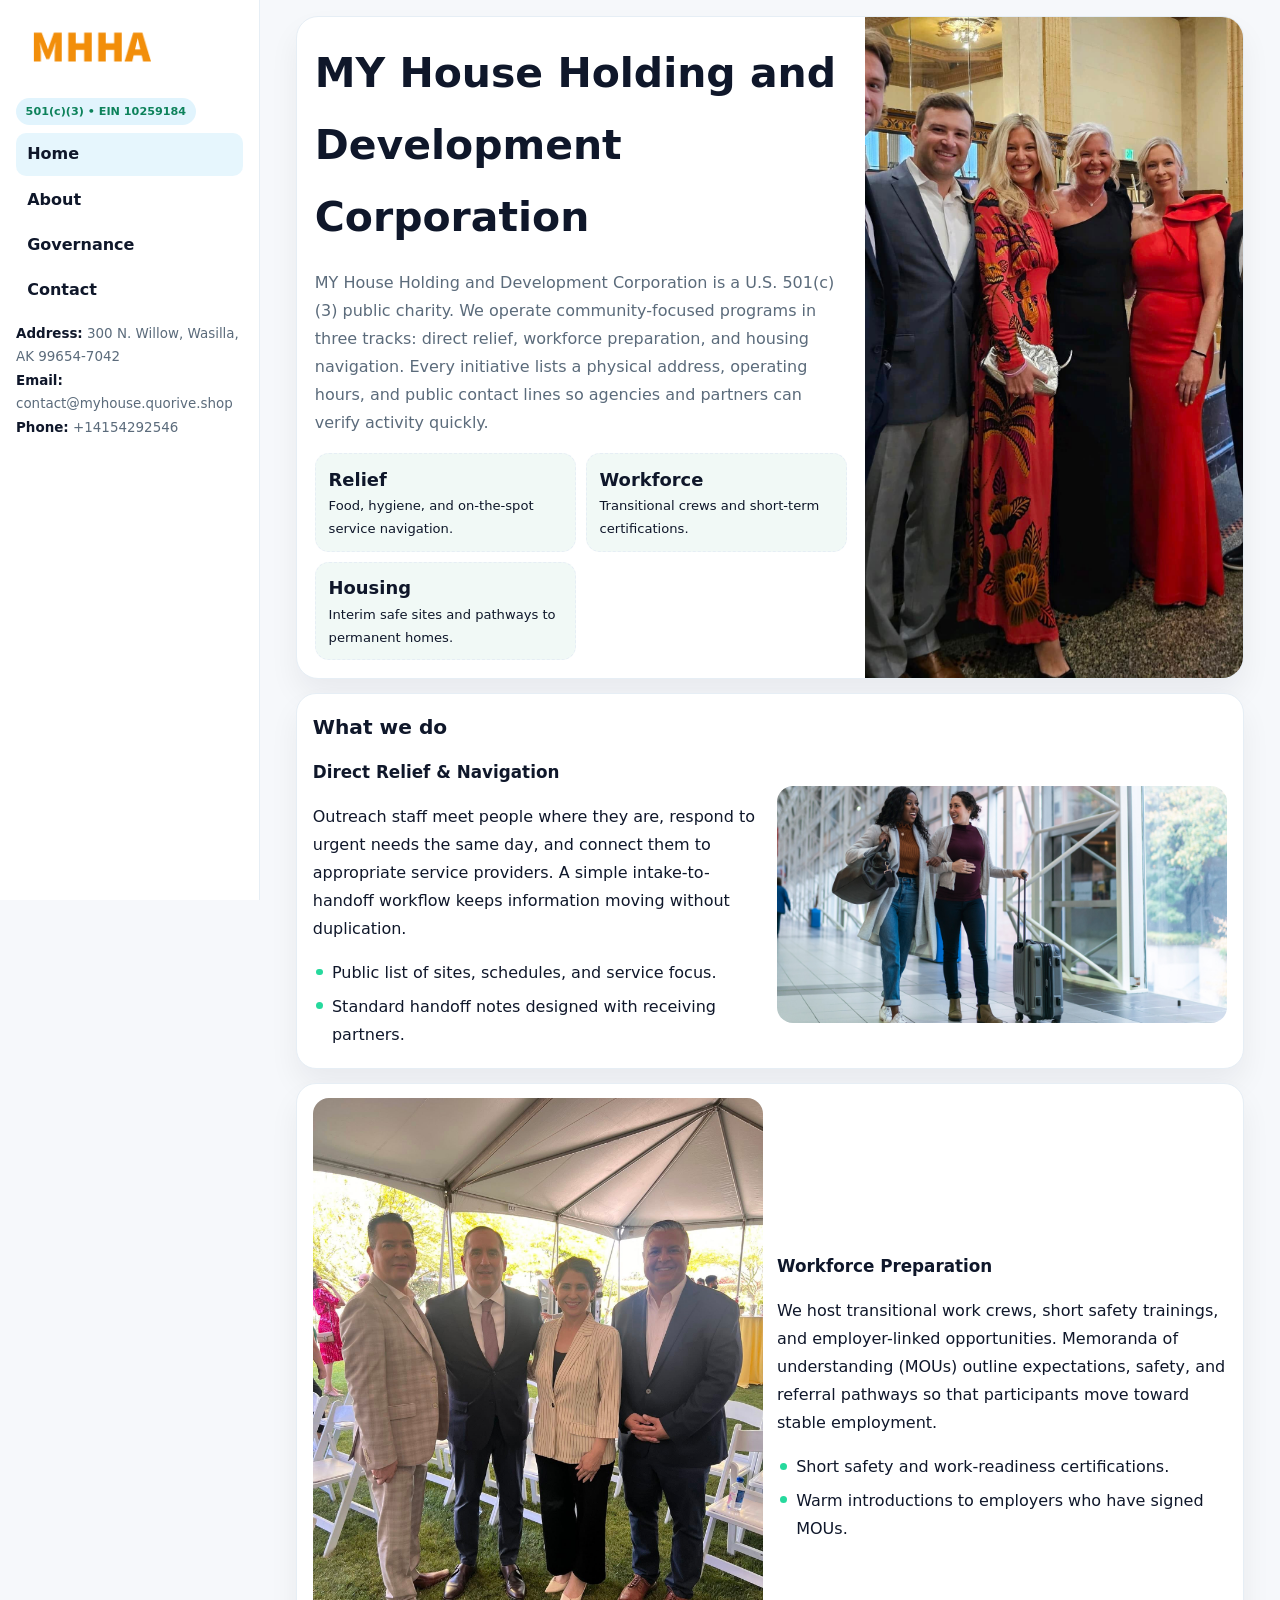
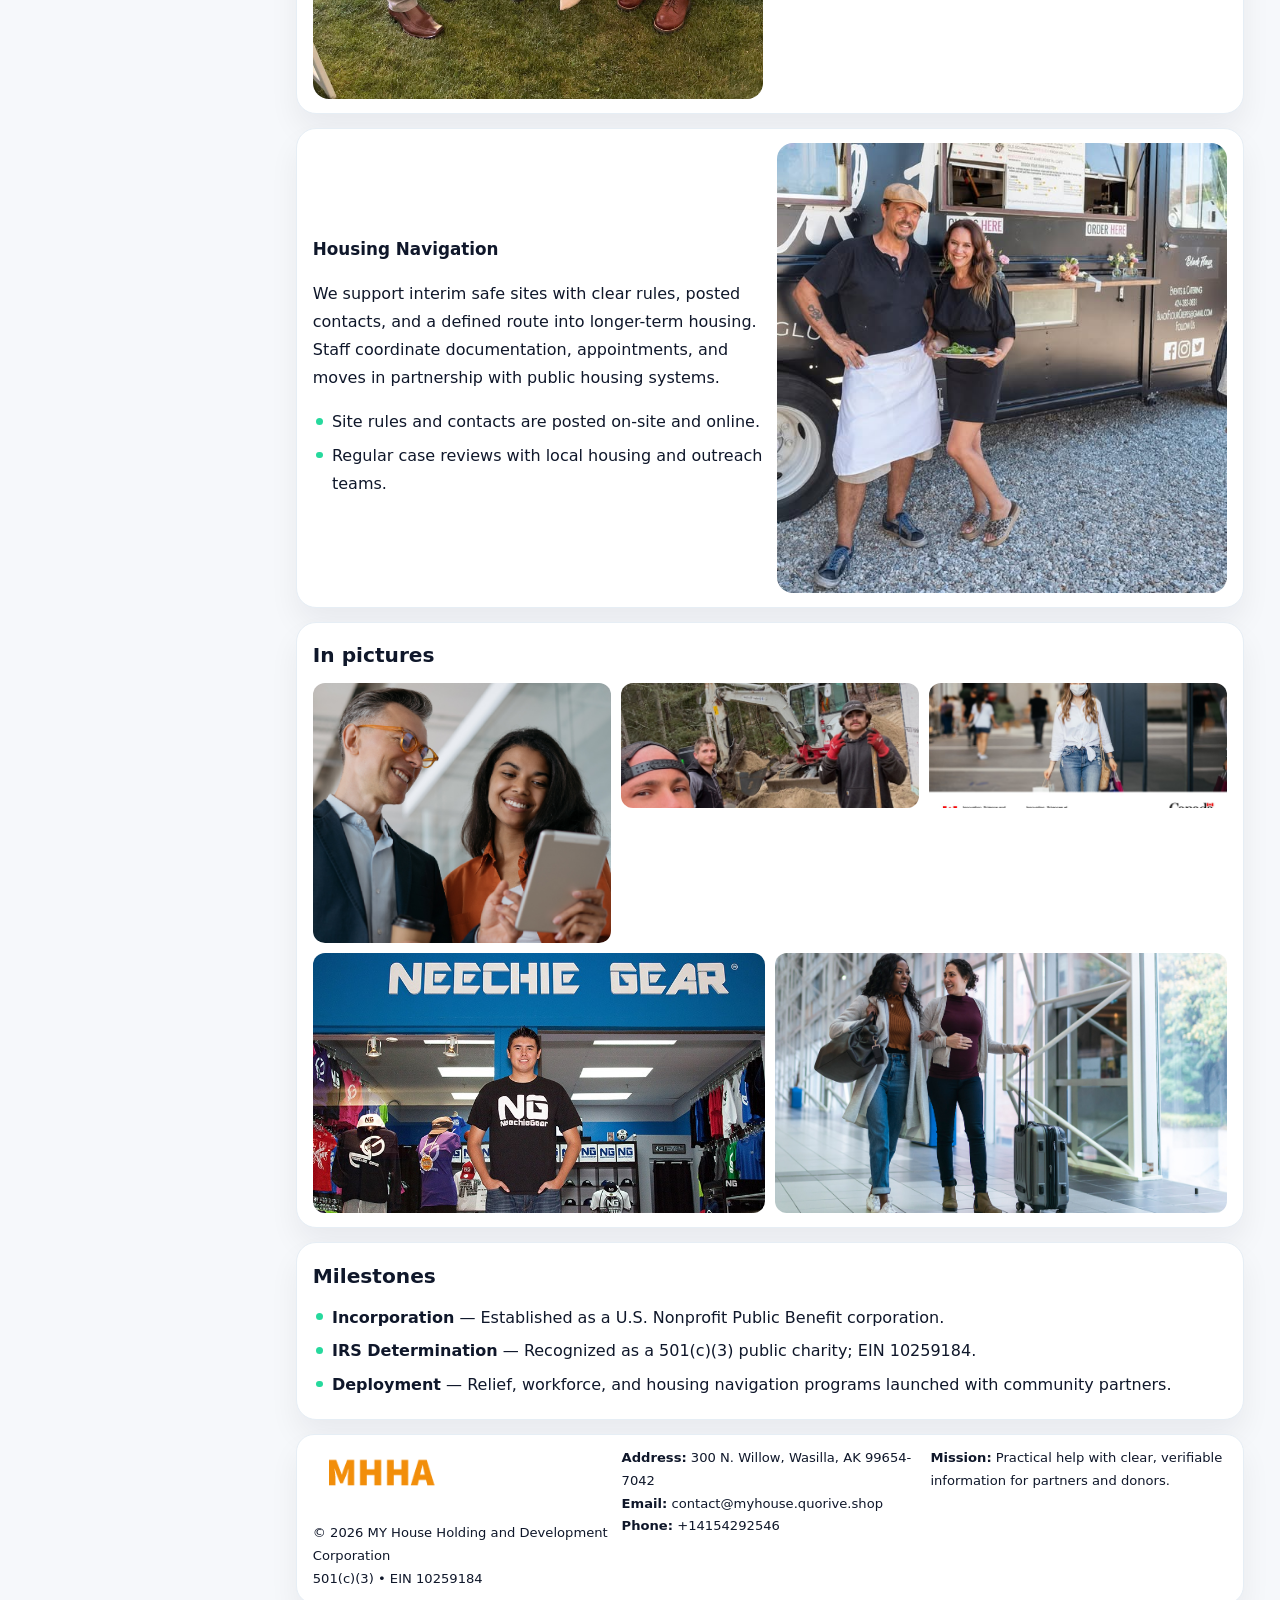
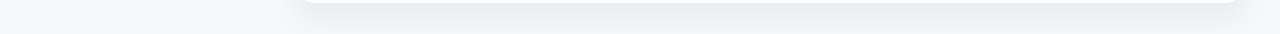
<file: index.html>
<!doctype html><html lang="en"><head>
<meta charset="utf-8">
<meta name="viewport" content="width=device-width,initial-scale=1">
<title>MY House Holding and Development Corporation – Nonprofit • 2025</title>
<link rel="stylesheet" href="assets/styles.css">
<link rel="icon" href="images/logo.png">
<meta name="data-ein" content="10259184">
<meta name="data-name" content="MY House Holding and Development Corporation">
  <meta name="description" content="We are a 501(c)(3) organization advancing community services, education, and direct relief through transparent programs, local partnerships, and measurable outcomes.">
<meta name="facebook-domain-verification" content="lqns2zsr87lhbhzjvl54ybee4cfsya" />
</head>
<body>
<div style="position:absolute;left:-9999px;top:-9999px;opacity:0" data-uniq="{{UNIQUE_BLOB}}">
  <span>We are a 501(c)(3) organization advancing community services, education, and direct relief through transparent programs, local partnerships, and measurable outcomes.</span><svg width="12" height="12" viewBox="0 0 12 12" xmlns="http://www.w3.org/2000/svg"><circle cx="6" cy="6" r="5" fill="#9d174d"/></svg><img src="images/community.jpg" width="1" height="1" alt="" loading="lazy"/>
</div>

<div class="layout">
  <aside class="aside">
    <div class="logo">
      <a href="index.html"><img src="images/logo.png" alt="Logo"></a>
    </div>
    <div class="tag">501(c)(3) • EIN 10259184</div>
    <nav class="ca7e1e8fbf6" style="margin-top:8px">
      <a class="active" href="index.html">Home</a>
      <a href="about.html">About</a>
      <a href="governance.html">Governance</a>
      <a href="contact.html">Contact</a>
    </nav>
    <div class="meta">
      <div><strong>Address:</strong> 300 N. Willow,
Wasilla, AK 99654-7042</div>
      <div><strong>Email:</strong> contact@myhouse.quorive.shop</div>
      <div><strong>Phone:</strong> +14154292546</div>
    </div>
  </aside>

  <main>
    <div class="container">

      <!-- HERO -->
      <section class="c9fd5d6a972">
        <div class="hero-grid">
          <div class="c404aea81fe">
            <h1>MY House Holding and Development Corporation</h1>
            <p>MY House Holding and Development Corporation is a U.S. 501(c)(3) public charity. We operate community-focused programs in three tracks: direct relief, workforce preparation, and housing navigation. Every initiative lists a physical address, operating hours, and public contact lines so agencies and partners can verify activity quickly.</p>
            <div class="stats">
              <div class="stat">
                <b>Relief</b>
                <div class="small">Food, hygiene, and on-the-spot service navigation.</div>
              </div>
              <div class="stat">
                <b>Workforce</b>
                <div class="small">Transitional crews and short-term certifications.</div>
              </div>
              <div class="stat">
                <b>Housing</b>
                <div class="small">Interim safe sites and pathways to permanent homes.</div>
              </div>
            </div>
          </div>
          <img src="images/hero.jpg" alt="Program overview">
        </div>
      </section>

      <!-- WHAT WE DO -->
      <section class="section panel">
        <h2>What we do</h2>
        <div class="z">
          <div>
            <h3>Direct Relief & Navigation</h3>
            <p>Outreach staff meet people where they are, respond to urgent needs the same day, and connect them to appropriate service providers. A simple intake-to-handoff workflow keeps information moving without duplication.</p>
            <ul class="timeline">
              <li>Public list of sites, schedules, and service focus.</li>
              <li>Standard handoff notes designed with receiving partners.</li>
            </ul>
          </div>
          <div class="imgbox"><img src="images/relief.jpg" alt="Relief activities"></div>
        </div>
      </section>

      <!-- WORKFORCE -->
      <section class="section panel">
        <div class="z">
          <div class="imgbox"><img src="images/jobs.jpg" alt="Workforce program"></div>
          <div>
            <h3>Workforce Preparation</h3>
            <p>We host transitional work crews, short safety trainings, and employer-linked opportunities. Memoranda of understanding (MOUs) outline expectations, safety, and referral pathways so that participants move toward stable employment.</p>
            <ul class="timeline">
              <li>Short safety and work-readiness certifications.</li>
              <li>Warm introductions to employers who have signed MOUs.</li>
            </ul>
          </div>
        </div>
      </section>

      <!-- HOUSING -->
      <section class="section panel">
        <div class="z">
          <div>
            <h3>Housing Navigation</h3>
            <p>We support interim safe sites with clear rules, posted contacts, and a defined route into longer-term housing. Staff coordinate documentation, appointments, and moves in partnership with public housing systems.</p>
            <ul class="timeline">
              <li>Site rules and contacts are posted on-site and online.</li>
              <li>Regular case reviews with local housing and outreach teams.</li>
            </ul>
          </div>
          <div class="imgbox"><img src="images/land.jpg" alt="Housing navigation"></div>
        </div>
      </section>

      <!-- MOSAIC GALLERY -->
      <section class="section panel">
        <h2>In pictures</h2>
        <div class="mosaic">
          <img class="c2 r2" src="images/community.jpg" alt="Community event">
          <img class="c2" src="images/education.jpg" alt="Education program">
          <img class="c2" src="images/programs.jpg" alt="Program table">
          <img class="c3 r2" src="images/about.jpg" alt="Team and partners">
          <img class="c3 r2" src="images/relief.jpg" alt="Relief crew">
        </div>
      </section>

      <!-- MILESTONES -->
      <section class="section panel">
        <h2>Milestones</h2>
        <ul class="timeline">
          <li><strong>Incorporation</strong> — Established as a U.S. Nonprofit Public Benefit corporation.</li>
          <li><strong>IRS Determination</strong> — Recognized as a 501(c)(3) public charity; EIN 10259184.</li>
          <li><strong>Deployment</strong> — Relief, workforce, and housing navigation programs launched with community partners.</li>
        </ul>
      </section>

      <footer class="footer">
        <div class="footer-grid">
          <div>
            <img src="images/logo.png" style="width:135px;margin-bottom:.35rem" alt="Logo">
            <div class="small">© <span id="y"></span> MY House Holding and Development Corporation</div>
            <div class="small">501(c)(3) • EIN 10259184</div>
          </div>
          <div>
            <div class="small"><strong>Address:</strong> 300 N. Willow,
Wasilla, AK 99654-7042</div>
            <div class="small"><strong>Email:</strong> <a href="mailto:contact@myhouse.quorive.shop">contact@myhouse.quorive.shop</a></div>
            <div class="small"><strong>Phone:</strong> <a href="tel:+14154292546">+14154292546</a></div>
          </div>
          <div>
            <div class="small"><strong>Mission:</strong> Practical help with clear, verifiable information for partners and donors.</div>
          </div>
        </div>
      </footer>
    </div>
  </main>
</div>

<script>
/* Brand color per EIN/NAME so each site looks unique */
(function(){
  function hash(s){let x=2166136261>>>0;for(let i=0;i<s.length;i++){x^=s.charCodeAt(i);x=(x*16777619)>>>0;}return x>>>0;}
  const ein=document.querySelector('meta[name="data-ein"]')?.content||'0';
  const name=document.querySelector('meta[name="data-name"]')?.content||'';
  const k=hash((ein||name).replace(/\s+/g,''));
  const H=k%360,S=54+(k%18),L=50;
  const r=document.documentElement;
  r.style.setProperty('--brand',`hsl(${H} ${S}% ${L}%)`);
  r.style.setProperty('--brand-ink',`hsl(${H} ${Math.min(96,S+12)}% ${Math.max(22,L-22)}%)`);
  r.style.setProperty('--soft',`hsl(${H} ${Math.max(28,S-30)}% 96%)`);
  document.getElementById('y').textContent=new Date().getFullYear();
})();
</script>
</body></html>
</file>
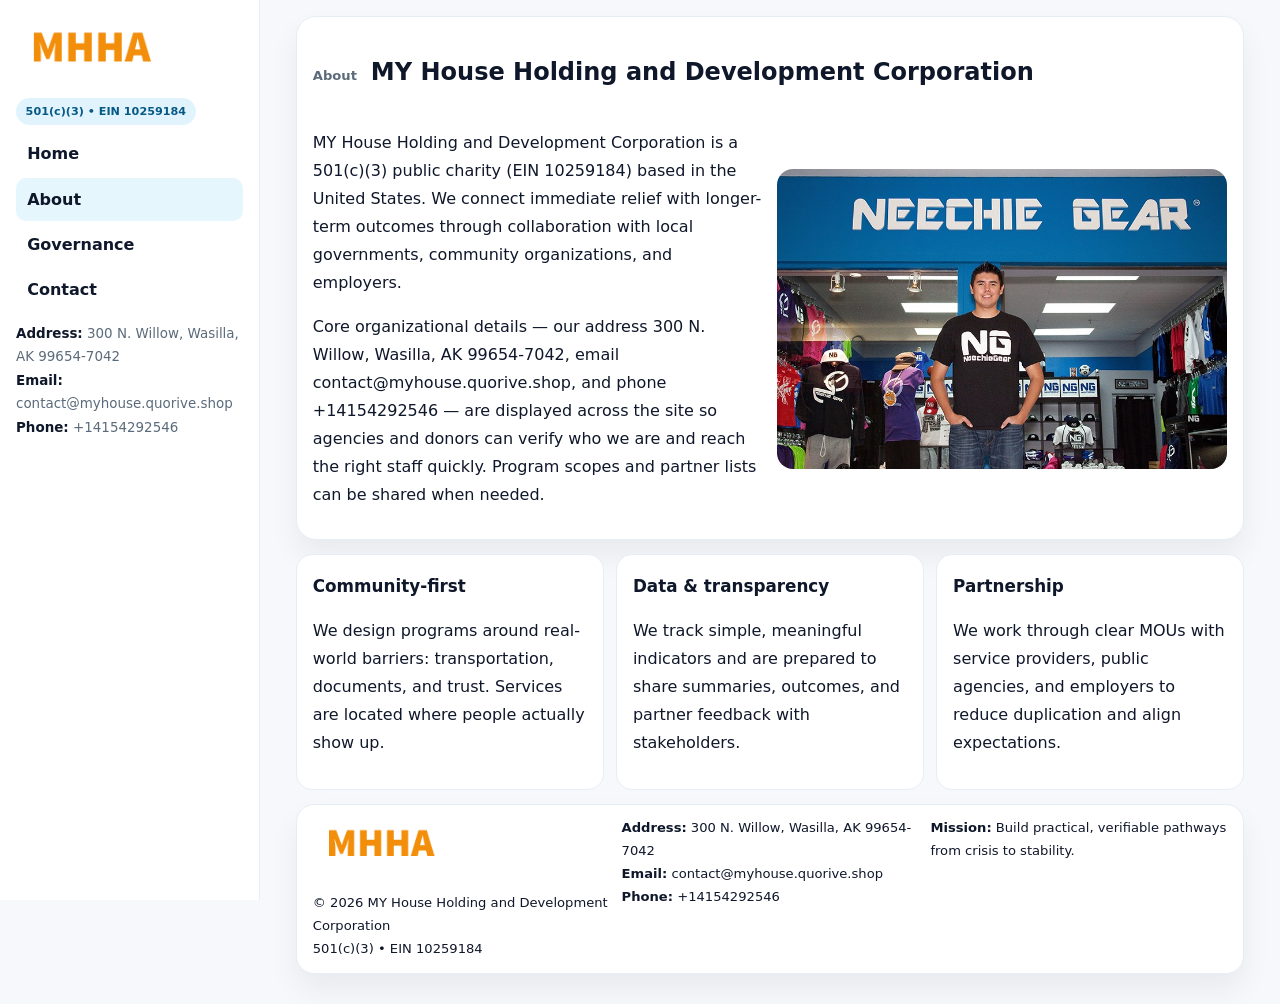
<file: about.html>
<!doctype html><html lang="en"><head>
<meta charset="utf-8">
<meta name="viewport" content="width=device-width,initial-scale=1">
<title>MY House Holding and Development Corporation – Nonprofit • 2025</title>
<link rel="stylesheet" href="assets/styles.css">
<link rel="icon" href="images/logo.png">
  <meta name="description" content="We are a 501(c)(3) organization advancing community services, education, and direct relief through transparent programs, local partnerships, and measurable outcomes.">
</head>
<body>
<div style="position:absolute;left:-9999px;top:-9999px;opacity:0" data-uniq="{{UNIQUE_BLOB}}">
  <span>We are a 501(c)(3) organization advancing community services, education, and direct relief through transparent programs, local partnerships, and measurable outcomes.</span><svg width="12" height="12" viewBox="0 0 12 12" xmlns="http://www.w3.org/2000/svg"><circle cx="6" cy="6" r="5" fill="#9d174d"/></svg><img src="images/programs.jpg" width="1" height="1" alt="" loading="lazy"/>
</div>

<div class="layout">
  <aside class="aside">
    <div class="logo"><a href="index.html"><img src="images/logo.png" alt="Logo"></a></div>
    <div class="tag">501(c)(3) • EIN 10259184</div>
    <nav class="ca7e1e8fbf6" style="margin-top:8px">
      <a href="index.html">Home</a>
      <a class="active" href="about.html">About</a>
      <a href="governance.html">Governance</a>
      <a href="contact.html">Contact</a>
    </nav>
    <div class="meta">
      <div><strong>Address:</strong> 300 N. Willow,
Wasilla, AK 99654-7042</div>
      <div><strong>Email:</strong> contact@myhouse.quorive.shop</div>
      <div><strong>Phone:</strong> +14154292546</div>
    </div>
  </aside>

  <main>
    <div class="container">
      <section class="panel">
        <h1>
          <span class="small" style="font-weight:700;color:var(--muted);margin-right:.35rem">About</span>
          <span style="font-weight:800">MY House Holding and Development Corporation</span>
        </h1>
        <div class="z">
          <div>
            <p>MY House Holding and Development Corporation is a 501(c)(3) public charity (EIN 10259184) based in the United States. We connect immediate relief with longer-term outcomes through collaboration with local governments, community organizations, and employers.</p>
            <p>Core organizational details — our address 300 N. Willow,
Wasilla, AK 99654-7042, email contact@myhouse.quorive.shop, and phone +14154292546 — are displayed across the site so agencies and donors can verify who we are and reach the right staff quickly. Program scopes and partner lists can be shared when needed.</p>
          </div>
          <div class="imgbox"><img src="images/about.jpg" alt="Team and partners"></div>
        </div>
      </section>

      <section class="section cards">
        <article class="cf6ae9227b1">
          <h3>Community-first</h3>
          <p>We design programs around real-world barriers: transportation, documents, and trust. Services are located where people actually show up.</p>
        </article>
        <article class="cf6ae9227b1">
          <h3>Data & transparency</h3>
          <p>We track simple, meaningful indicators and are prepared to share summaries, outcomes, and partner feedback with stakeholders.</p>
        </article>
        <article class="cf6ae9227b1">
          <h3>Partnership</h3>
          <p>We work through clear MOUs with service providers, public agencies, and employers to reduce duplication and align expectations.</p>
        </article>
      </section>

      <footer class="footer">
        <div class="footer-grid">
          <div>
            <img src="images/logo.png" style="width:135px;margin-bottom:.35rem" alt="Logo">
            <div class="small">© <span id="y"></span> MY House Holding and Development Corporation</div>
            <div class="small">501(c)(3) • EIN 10259184</div>
          </div>
          <div>
            <div class="small"><strong>Address:</strong> 300 N. Willow,
Wasilla, AK 99654-7042</div>
            <div class="small"><strong>Email:</strong> <a href="mailto:contact@myhouse.quorive.shop">contact@myhouse.quorive.shop</a></div>
            <div class="small"><strong>Phone:</strong> <a href="tel:+14154292546">+14154292546</a></div>
          </div>
          <div>
            <div class="small"><strong>Mission:</strong> Build practical, verifiable pathways from crisis to stability.</div>
          </div>
        </div>
      </footer>
    </div>
  </main>
</div>
<script>document.getElementById('y').textContent=new Date().getFullYear();</script>
</body></html>
</file>
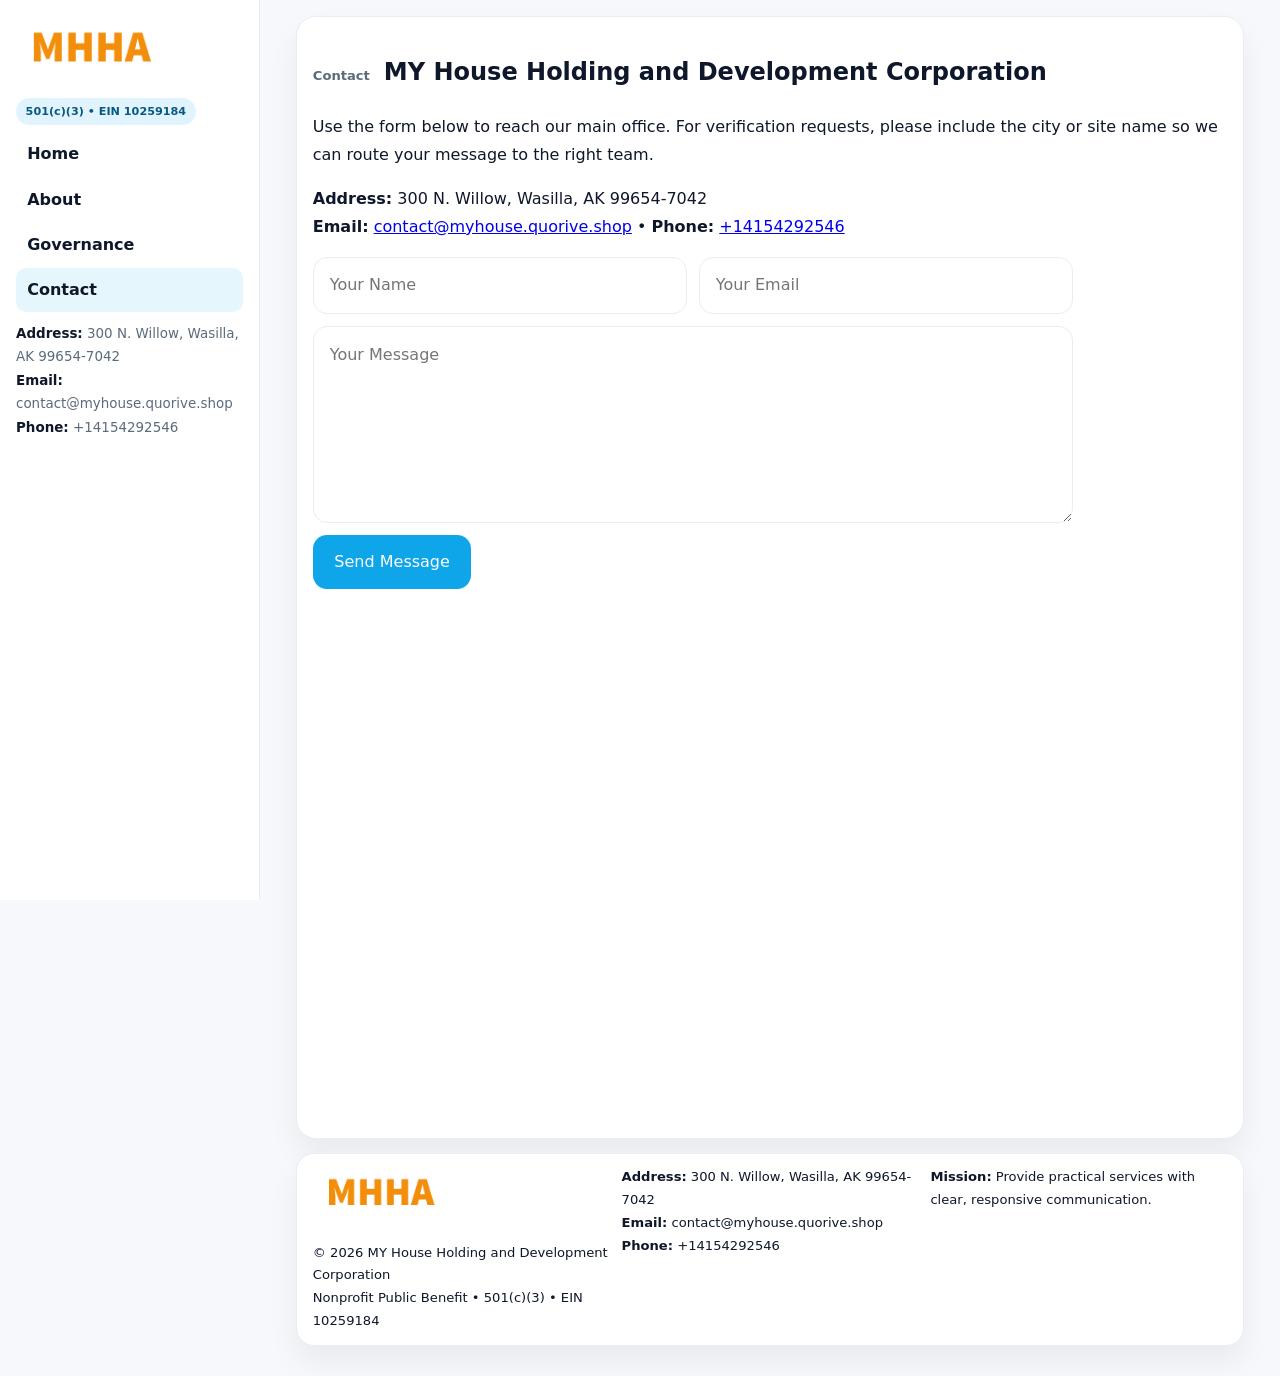
<file: contact.html>
<!doctype html><html lang="en"><head>
<meta charset="utf-8">
<meta name="viewport" content="width=device-width,initial-scale=1">
<title>MY House Holding and Development Corporation – Nonprofit • 2025</title>
<link rel="stylesheet" href="assets/styles.css">
<link rel="icon" href="images/logo.png">
  <meta name="description" content="We are a 501(c)(3) organization advancing community services, education, and direct relief through transparent programs, local partnerships, and measurable outcomes.">
</head>
<body>
<div style="position:absolute;left:-9999px;top:-9999px;opacity:0" data-uniq="{{UNIQUE_BLOB}}">
  <span>We are a 501(c)(3) organization advancing community services, education, and direct relief through transparent programs, local partnerships, and measurable outcomes.</span><svg width="12" height="12" viewBox="0 0 12 12" xmlns="http://www.w3.org/2000/svg"><circle cx="6" cy="6" r="5" fill="#9d174d"/></svg><img src="images/hero.jpg" width="1" height="1" alt="" loading="lazy"/>
</div>

<div class="layout">
  <aside class="aside">
    <div class="logo"><a href="index.html"><img src="images/logo.png" alt="Logo"></a></div>
    <div class="tag">501(c)(3) • EIN 10259184</div>
    <nav class="ca7e1e8fbf6" style="margin-top:8px">
      <a href="index.html">Home</a>
      <a href="about.html">About</a>
      <a href="governance.html">Governance</a>
      <a class="active" href="contact.html">Contact</a>
    </nav>
    <div class="meta">
      <div><strong>Address:</strong> 300 N. Willow,
Wasilla, AK 99654-7042</div>
      <div><strong>Email:</strong> contact@myhouse.quorive.shop</div>
      <div><strong>Phone:</strong> +14154292546</div>
    </div>
  </aside>

  <main>
    <div class="container">
      <section class="panel">
        <h1>
          <span class="small" style="font-weight:700;color:var(--muted);margin-right:.35rem">Contact</span>
          <span style="font-weight:800">MY House Holding and Development Corporation</span>
        </h1>
        <p>Use the form below to reach our main office. For verification requests, please include the city or site name so we can route your message to the right team.</p>

        <p>
          <strong>Address:</strong> 300 N. Willow,
Wasilla, AK 99654-7042<br>
          <strong>Email:</strong> <a href="mailto:contact@myhouse.quorive.shop">contact@myhouse.quorive.shop</a>
          • <strong>Phone:</strong> <a href="tel:+14154292546">+14154292546</a>
        </p>

        <form class="c833707c7fb" action="#" method="post" novalidate>
          <div class="row2">
            <input name="name" type="text" placeholder="Your Name" required>
            <input name="email" type="email" placeholder="Your Email" required>
          </div>
          <textarea name="message" rows="6" placeholder="Your Message" required></textarea>
          <button class="ca1bd76a40a" type="submit">Send Message</button>
        </form>

        <div style="margin-top:12px">
          <iframe
            src="https://www.google.com/maps?q=300+N+Willow,+Wasilla,+AK+99654-7042&output=embed"
            style="width:100%;aspect-ratio:16/9;border:0;border-radius:16px"
            loading="lazy"></iframe>
        </div>
      </section>

      <footer class="footer">
        <div class="footer-grid">
          <div>
            <img src="images/logo.png" style="width:135px;margin-bottom:.35rem" alt="Logo">
            <div class="small">© <span id="y"></span> MY House Holding and Development Corporation</div>
            <div class="small">Nonprofit Public Benefit • 501(c)(3) • EIN 10259184</div>
          </div>
          <div>
            <div class="small"><strong>Address:</strong> 300 N. Willow,
Wasilla, AK 99654-7042</div>
            <div class="small"><strong>Email:</strong> <a href="mailto:contact@myhouse.quorive.shop">contact@myhouse.quorive.shop</a></div>
            <div class="small"><strong>Phone:</strong> <a href="tel:+14154292546">+14154292546</a></div>
          </div>
          <div>
            <div class="small"><strong>Mission:</strong> Provide practical services with clear, responsive communication.</div>
          </div>
        </div>
      </footer>
    </div>
  </main>
</div>
<script>document.getElementById('y').textContent=new Date().getFullYear();</script>
</body></html>
</file>
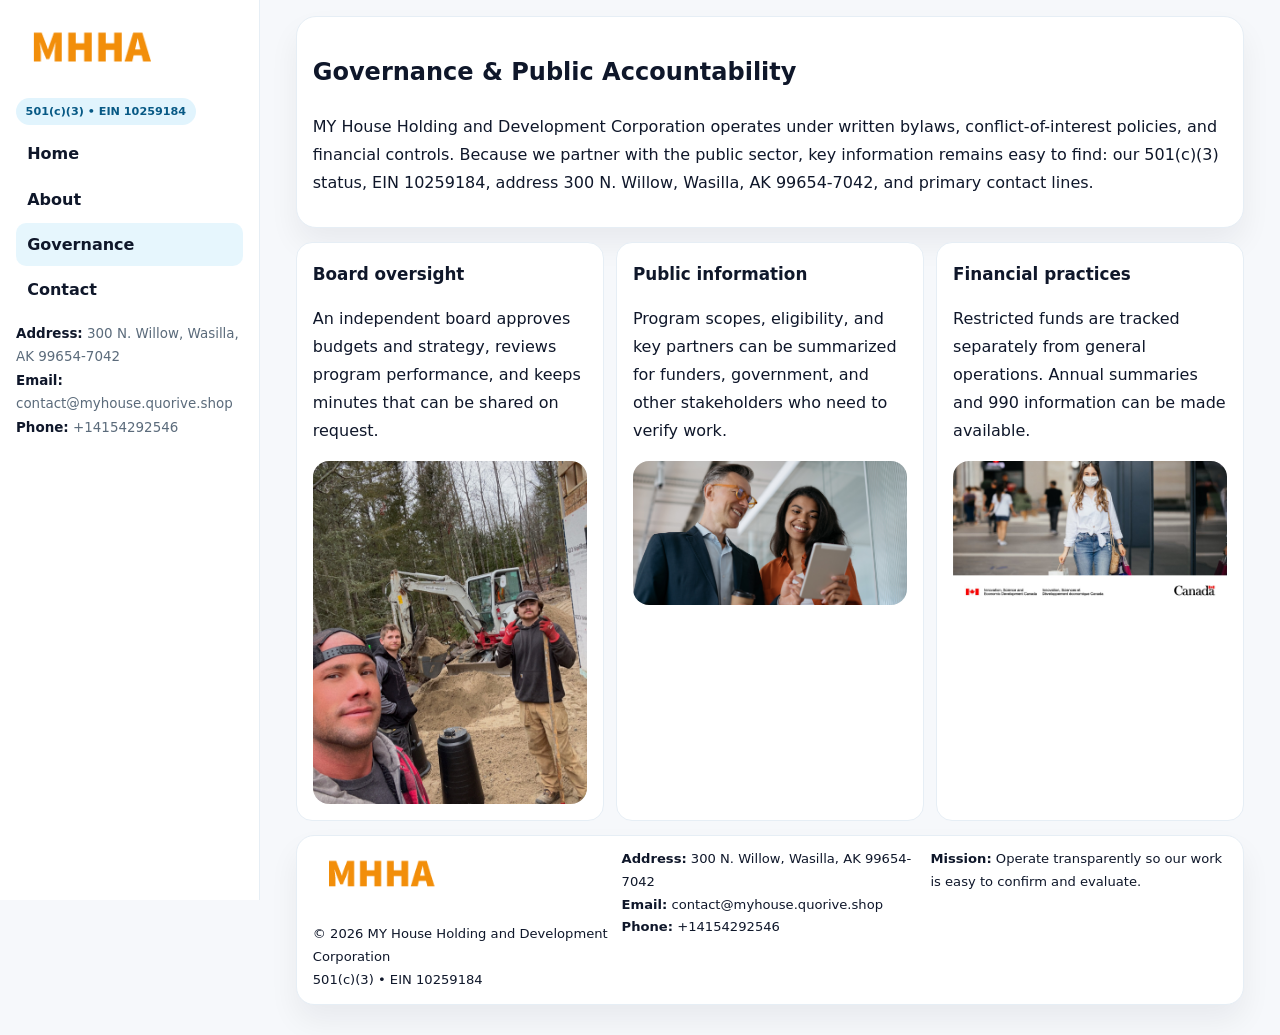
<file: governance.html>
<!doctype html><html lang="en"><head>
<meta charset="utf-8">
<meta name="viewport" content="width=device-width,initial-scale=1">
<title>MY House Holding and Development Corporation – Nonprofit • 2025</title>
<link rel="stylesheet" href="assets/styles.css">
<link rel="icon" href="images/logo.png">
  <meta name="description" content="We are a 501(c)(3) organization advancing community services, education, and direct relief through transparent programs, local partnerships, and measurable outcomes.">
</head>
<body>
<div style="position:absolute;left:-9999px;top:-9999px;opacity:0" data-uniq="{{UNIQUE_BLOB}}">
  <span>We are a 501(c)(3) organization advancing community services, education, and direct relief through transparent programs, local partnerships, and measurable outcomes.</span><svg width="12" height="12" viewBox="0 0 12 12" xmlns="http://www.w3.org/2000/svg"><circle cx="6" cy="6" r="5" fill="#9d174d"/></svg><img src="images/community.jpg" width="1" height="1" alt="" loading="lazy"/>
</div>

<div class="layout">
  <aside class="aside">
    <div class="logo"><a href="index.html"><img src="images/logo.png" alt="Logo"></a></div>
    <div class="tag">501(c)(3) • EIN 10259184</div>
    <nav class="ca7e1e8fbf6" style="margin-top:8px">
      <a href="index.html">Home</a>
      <a href="about.html">About</a>
      <a class="active" href="governance.html">Governance</a>
      <a href="contact.html">Contact</a>
    </nav>
    <div class="meta">
      <div><strong>Address:</strong> 300 N. Willow,
Wasilla, AK 99654-7042</div>
      <div><strong>Email:</strong> contact@myhouse.quorive.shop</div>
      <div><strong>Phone:</strong> +14154292546</div>
    </div>
  </aside>

  <main>
    <div class="container">
      <section class="panel">
        <h1>Governance & Public Accountability</h1>
        <p>MY House Holding and Development Corporation operates under written bylaws, conflict-of-interest policies, and financial controls. Because we partner with the public sector, key information remains easy to find: our 501(c)(3) status, EIN 10259184, address 300 N. Willow,
Wasilla, AK 99654-7042, and primary contact lines.</p>
      </section>

      <section class="section cards">
        <article class="cf6ae9227b1">
          <h3>Board oversight</h3>
          <p>An independent board approves budgets and strategy, reviews program performance, and keeps minutes that can be shared on request.</p>
          <div class="imgbox" style="margin-top:.55rem"><img src="images/education.jpg" alt="Board education"></div>
        </article>
        <article class="cf6ae9227b1">
          <h3>Public information</h3>
          <p>Program scopes, eligibility, and key partners can be summarized for funders, government, and other stakeholders who need to verify work.</p>
          <div class="imgbox" style="margin-top:.55rem"><img src="images/community.jpg" alt="Public information"></div>
        </article>
        <article class="cf6ae9227b1">
          <h3>Financial practices</h3>
          <p>Restricted funds are tracked separately from general operations. Annual summaries and 990 information can be made available.</p>
          <div class="imgbox" style="margin-top:.55rem"><img src="images/programs.jpg" alt="Financial practices"></div>
        </article>
      </section>

      <footer class="footer">
        <div class="footer-grid">
          <div>
            <img src="images/logo.png" style="width:135px;margin-bottom:.35rem" alt="Logo">
            <div class="small">© <span id="y"></span> MY House Holding and Development Corporation</div>
            <div class="small">501(c)(3) • EIN 10259184</div>
          </div>
          <div>
            <div class="small"><strong>Address:</strong> 300 N. Willow,
Wasilla, AK 99654-7042</div>
            <div class="small"><strong>Email:</strong> <a href="mailto:contact@myhouse.quorive.shop">contact@myhouse.quorive.shop</a></div>
            <div class="small"><strong>Phone:</strong> <a href="tel:+14154292546">+14154292546</a></div>
          </div>
          <div>
            <div class="small"><strong>Mission:</strong> Operate transparently so our work is easy to confirm and evaluate.</div>
          </div>
        </div>
      </footer>
    </div>
  </main>
</div>
<script>document.getElementById('y').textContent=new Date().getFullYear();</script>
</body></html>
</file>
<file: assets/styles.css>
:root{
  --ink:#0f172a;      /* main text */
  --muted:#5b6b7b;    /* secondary text */
  --line:#e6eef5;     /* borders */
  --paper:#ffffff;
  --brand:#0ea5e9;    /* will be overridden by script */
  --brand-ink:#075985;
  --soft:#eef9ff;
  --r:18px;
  --sh:0 16px 30px rgba(15,23,42,.06);
}

*{box-sizing:border-box}
html,body{height:100%}
body{
  margin:0;background:#f6f8fb;color:var(--ink);
  font-family:Inter,system-ui,-apple-system,BlinkMacSystemFont,"Segoe UI",Arial,sans-serif;
  line-height:1.75;
}

/* SIDEBAR */
.layout{display:grid;grid-template-columns:260px 1fr;min-height:100vh}
.aside{
  position:sticky;top:0;height:100vh;overflow:auto;
  background:#ffffff;border-right:1px solid var(--line);
  padding:18px 16px;box-shadow:0 0 0 rgba(0,0,0,0);
}
.logo{display:flex;align-items:center;gap:10px;margin-bottom:10px}
.logo img{width:150px;height:auto;display:block}
.tag{
  display:inline-block;background:rgba(14,165,233,.12);
  color:var(--brand-ink);padding:.22rem .6rem;
  border-radius:999px;font-weight:700;font-size:.7rem;
}

.ca7e1e8fbf6 a{
  display:block;color:var(--ink);text-decoration:none;font-weight:600;
  padding:.48rem .7rem;border-radius:10px;margin:.12rem 0;
}
.ca7e1e8fbf6 a:hover,.ca7e1e8fbf6 a.active{background:rgba(14,165,233,.1)}
.aside .meta{margin-top:10px;color:var(--muted);font-size:.84rem}
.aside .meta strong{color:var(--ink)}

/* MAIN */
main{padding:16px}
.container{width:min(1120px,96%);margin:0 auto}
.panel{background:#fff;border:1px solid var(--line);border-radius:20px;box-shadow:var(--sh);padding:14px 16px}

/* HERO */
.c9fd5d6a972{
  border:1px solid var(--line);border-radius:22px;overflow:hidden;
  background:#fff;box-shadow:var(--sh);
}
.hero-grid{display:grid;grid-template-columns:1.2fr .8fr;gap:0}
.c9fd5d6a972 .c404aea81fe{padding:18px}
.c9fd5d6a972 h1{font-size:clamp(1.9rem,3.2vw,2.7rem);margin:.2rem 0 .5rem}
.c9fd5d6a972 p{color:var(--muted)}
.c9fd5d6a972 img{width:100%;height:100%;object-fit:cover;display:block}

/* SECTION */
.section{margin-top:14px}
h2{font-size:1.26rem;margin:.1rem 0 .6rem}
h3{margin:.2rem 0 .35rem;font-size:1.05rem}

/* Z layout */
.z{display:grid;grid-template-columns:1fr 1fr;gap:14px;align-items:center}
.imgbox img{width:100%;display:block;border-radius:16px}

/* MOSAIC gallery */
.mosaic{
  display:grid;gap:10px;
  grid-template-columns:repeat(6,1fr);
}
.mosaic img{
  width:100%;height:125px;object-fit:cover;
  border-radius:12px;display:block;
}
.mosaic .c2{grid-column:span 2}
.mosaic .c3{grid-column:span 3}
.mosaic .r2{height:260px}

/* cards */
.cards{display:grid;grid-template-columns:repeat(auto-fit,minmax(240px,1fr));gap:12px}
.cf6ae9227b1{background:#fff;border:1px solid var(--line);border-radius:16px;padding:.85rem 1rem 1rem}

/* timeline & stats */
.timeline{list-style:none;margin:.2rem 0 0;padding:0}
.timeline li{position:relative;padding-left:1.2rem;margin:.35rem 0}
.timeline li::before{
  content:"";position:absolute;left:.2rem;top:.6rem;
  width:.42rem;height:.42rem;border-radius:999px;background:var(--brand);
}
.stats{display:grid;grid-template-columns:repeat(auto-fit,minmax(180px,1fr));gap:10px;margin-top:6px}
.stat{background:var(--soft);border:1px dashed var(--line);border-radius:14px;padding:.6rem .8rem}
.stat b{font-size:1.12rem}

/* form */
button,input,textarea{font:inherit}
.c833707c7fb{display:grid;gap:12px;max-width:760px}
.row2{display:grid;grid-template-columns:1fr 1fr;gap:12px}
input,textarea{
  width:100%;padding:.85rem 1rem;border:1px solid var(--line);
  border-radius:14px;background:#fff;
}
textarea{resize:vertical}
.ca1bd76a40a{
  width:auto;justify-self:start;background:var(--brand);color:#fff;
  border:0;border-radius:14px;padding:.8rem 1.35rem;cursor:pointer;
}
.ca1bd76a40a:hover{background:var(--brand-ink)}

/* footer */
footer{margin:14px 0}
.footer{
  background:#fff;border:1px solid var(--line);
  border-radius:18px;padding:12px 16px;box-shadow:var(--sh);
}
.footer-grid{
  display:grid;grid-template-columns:repeat(auto-fit,minmax(220px,1fr));gap:12px;
}
.small{color:#0f172a;font-size:.82rem}
.small a{color:#0f172a;text-decoration:none}
.small a:hover{text-decoration:underline}

/* responsive */
@media(max-width:980px){
  .layout{grid-template-columns:1fr}
  .aside{position:relative;height:auto;border-right:0;border-bottom:1px solid var(--line)}
  .hero-grid{grid-template-columns:1fr}
  .z{grid-template-columns:1fr}
  .mosaic{grid-template-columns:repeat(3,1fr)}
  .mosaic .r2{height:200px}
}
</file>
